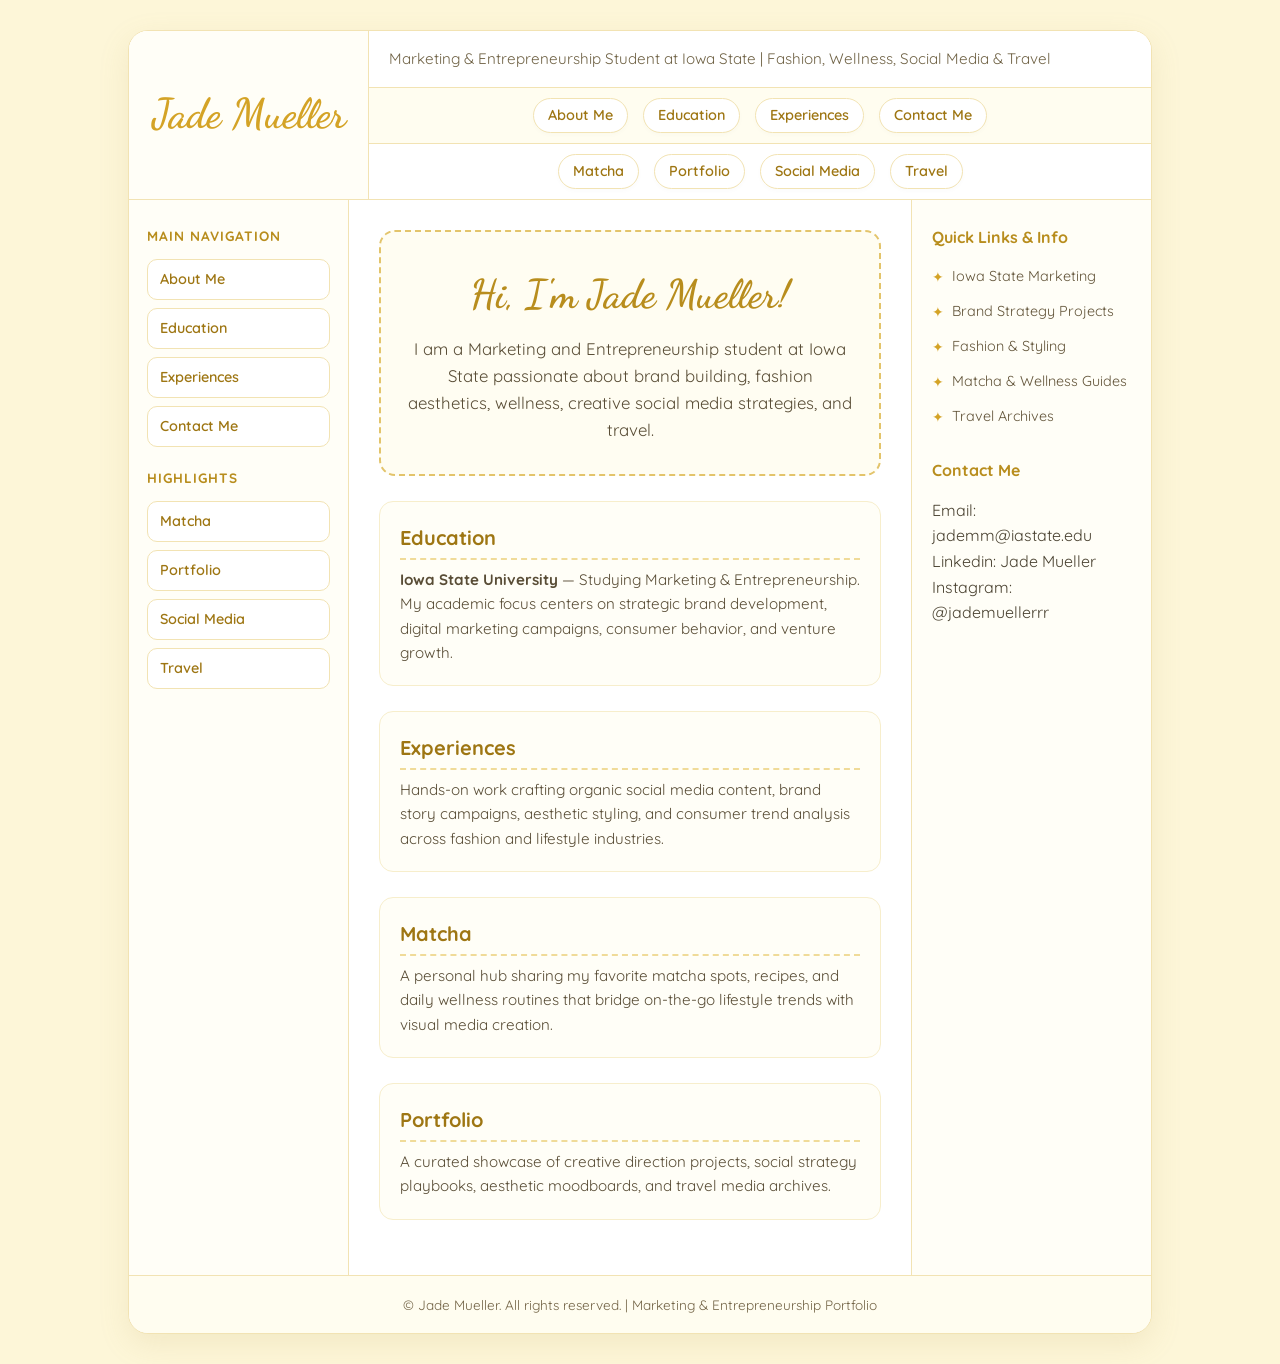
<file: index.html>
<!DOCTYPE html>
<html lang="en">
<head>
  <meta charset="UTF-8">
  <meta name="viewport" content="width=device-width, initial-scale=1.0">
  <title>Jade Mueller | Marketing & Entrepreneurship</title>
  <link rel="stylesheet" href="style.css">
</head>
<body>

  <div class="page-container">
    <!-- Header Grid Matching Diagram -->
    <header class="site-header">
      <div class="logo-area">
        <h1>Jade Mueller</h1>
      </div>
      <div class="header-top-right">
        <div class="banner-info">
          Marketing & Entrepreneurship Student at Iowa State | Fashion, Wellness, Social Media & Travel
        </div>
        <div class="nav-bar-primary" id="primary-nav">
          <!-- Injected by nav.js -->
        </div>
        <div class="nav-bar-secondary" id="secondary-nav">
          <!-- Injected by nav.js -->
        </div>
      </div>
    </header>

    <!-- Main 3-Column Grid -->
    <div class="main-wrapper">
      <!-- Left Sidebar Navigation -->
      <aside class="sidebar-left">
        <div class="sidebar-nav" id="sidebar-nav">
          <!-- Injected by nav.js -->
        </div>
      </aside>

      <!-- Center Main Content -->
      <main class="main-content">
        <!-- Hero Box at Top -->
        <div class="hero-box" id="about">
          <div class="hero-text-container">
            <h2>Hi, I'm Jade Mueller!</h2>
            <p>
              I am a Marketing and Entrepreneurship student at Iowa State passionate about brand building, fashion aesthetics, wellness, creative social media strategies, and travel.
            </p>
          </div>
        </div>

        <article class="content-body">
          <section id="education" class="content-section">
            <h3>Education</h3>
            <p><strong>Iowa State University</strong> — Studying Marketing & Entrepreneurship. My academic focus centers on strategic brand development, digital marketing campaigns, consumer behavior, and venture growth.</p>
          </section>

          <section id="experiences" class="content-section">
            <h3>Experiences</h3>
            <p>Hands-on work crafting organic social media content, brand story campaigns, aesthetic styling, and consumer trend analysis across fashion and lifestyle industries.</p>
          </section>

          <section id="matcha" class="content-section">
            <h3>Matcha</h3>
            <p>A personal hub sharing my favorite matcha spots, recipes, and daily wellness routines that bridge on-the-go lifestyle trends with visual media creation.</p>
          </section>

          <section id="portfolio" class="content-section">
            <h3>Portfolio</h3>
            <p>A curated showcase of creative direction projects, social strategy playbooks, aesthetic moodboards, and travel media archives.</p>
          </section>
        </article>
      </main>

      <!-- Right Sticky Sidebar -->
      <aside class="sidebar-right">
        <div class="sticky-content">
          <h3>Quick Links & Info</h3>
          <ul>
            <li>Iowa State Marketing</li>
            <li>Brand Strategy Projects</li>
            <li>Fashion & Styling</li>
            <li>Matcha & Wellness Guides</li>
            <li>Travel Archives</li>
          </ul>

          <h3 id="contact" style="margin-top: 30px;">Contact Me</h3>
          <ul> Email: jademm@iastate.edu
              Linkedin: Jade Mueller
              Instagram: @jademuellerrr

          </ul>
        </div>
      </aside>
    </div>

    <!-- Footer -->
    <footer class="site-footer">
      &copy; Jade Mueller. All rights reserved. | Marketing & Entrepreneurship Portfolio
    </footer>
  </div>

  <script src="nav.js"></script>
</body>
</html>
</file>
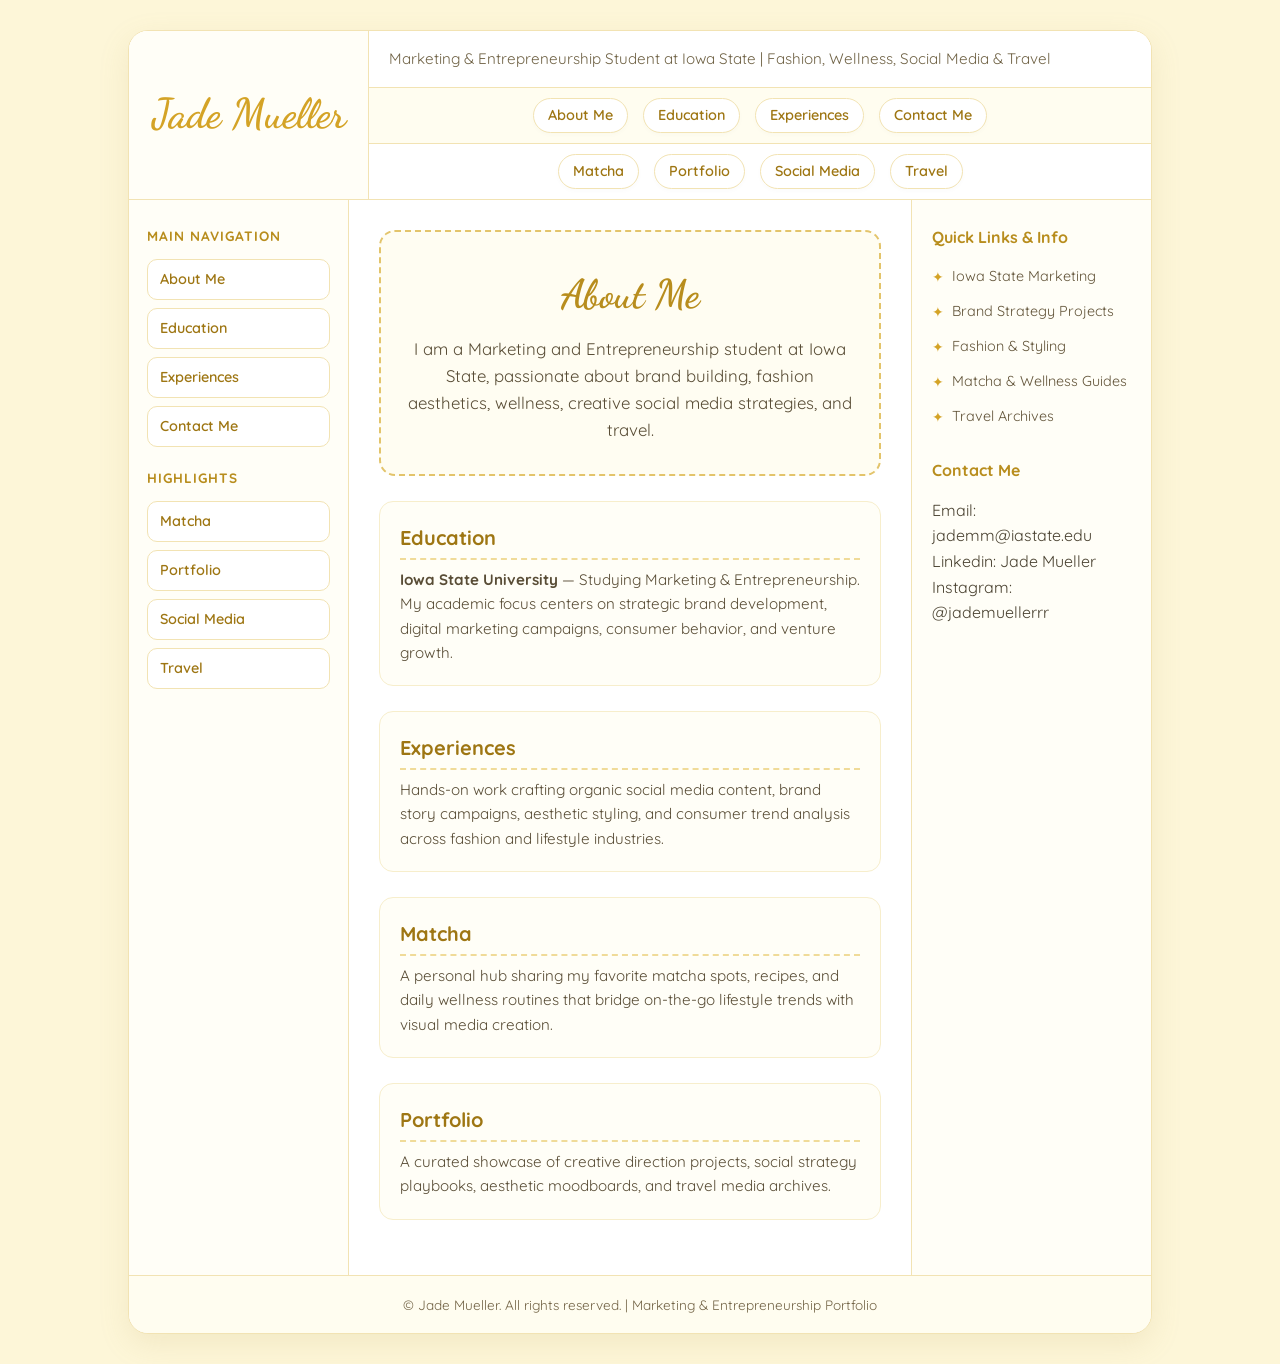
<file: about.html>
<!DOCTYPE html>
<html lang="en">
<head>
  <meta charset="UTF-8">
  <meta name="viewport" content="width=device-width, initial-scale=1.0">
  <title>Jade Mueller | Marketing & Entrepreneurship</title>
  <link rel="stylesheet" href="style.css">
</head>
<body>

  <div class="page-container">
    <!-- Header Grid Matching Diagram -->
    <header class="site-header">
      <div class="logo-area">
        <h1>Jade Mueller</h1>
      </div>
      <div class="header-top-right">
        <div class="banner-info">
          Marketing & Entrepreneurship Student at Iowa State | Fashion, Wellness, Social Media & Travel
        </div>
        <div class="nav-bar-primary" id="primary-nav">
          <!-- Injected by nav.js -->
        </div>
        <div class="nav-bar-secondary" id="secondary-nav">
          <!-- Injected by nav.js -->
        </div>
      </div>
    </header>

    <!-- Main 3-Column Grid -->
    <div class="main-wrapper">
      <!-- Left Sidebar Navigation -->
      <aside class="sidebar-left">
        <div class="sidebar-nav" id="sidebar-nav">
          <!-- Injected by nav.js -->
        </div>
      </aside>

      <!-- Center Main Content -->
      <main class="main-content">
        <!-- Hero Box at Top -->
        <div class="hero-box" id="about">
          <div class="hero-text-container">
            <h2>About Me </h2>
            <p>
              I am a Marketing and Entrepreneurship student at Iowa State, passionate about brand building, fashion aesthetics, wellness, creative social media strategies, and travel.
            </p>
          </div>
        </div>

        <article class="content-body">
          <section id="education" class="content-section">
            <h3>Education</h3>
            <p><strong>Iowa State University</strong> — Studying Marketing & Entrepreneurship. My academic focus centers on strategic brand development, digital marketing campaigns, consumer behavior, and venture growth.</p>
          </section>

          <section id="experiences" class="content-section">
            <h3>Experiences</h3>
            <p>Hands-on work crafting organic social media content, brand story campaigns, aesthetic styling, and consumer trend analysis across fashion and lifestyle industries.</p>
          </section>

          <section id="matcha" class="content-section">
            <h3>Matcha</h3>
            <p>A personal hub sharing my favorite matcha spots, recipes, and daily wellness routines that bridge on-the-go lifestyle trends with visual media creation.</p>
          </section>

          <section id="portfolio" class="content-section">
            <h3>Portfolio</h3>
            <p>A curated showcase of creative direction projects, social strategy playbooks, aesthetic moodboards, and travel media archives.</p>
          </section>
        </article>
      </main>

      <!-- Right Sticky Sidebar -->
      <aside class="sidebar-right">
        <div class="sticky-content">
          <h3>Quick Links & Info</h3>
          <ul>
            <li>Iowa State Marketing</li>
            <li>Brand Strategy Projects</li>
            <li>Fashion & Styling</li>
            <li>Matcha & Wellness Guides</li>
            <li>Travel Archives</li>
          </ul>

          <h3 id="contact" style="margin-top: 30px;">Contact Me</h3>
          <ul> Email: jademm@iastate.edu
              Linkedin: Jade Mueller
              Instagram: @jademuellerrr

          </ul>
        </div>
      </aside>
    </div>

    <!-- Footer -->
    <footer class="site-footer">
      &copy; Jade Mueller. All rights reserved. | Marketing & Entrepreneurship Portfolio
    </footer>
  </div>

  <script src="nav.js"></script>
</body>
</html>
</file>
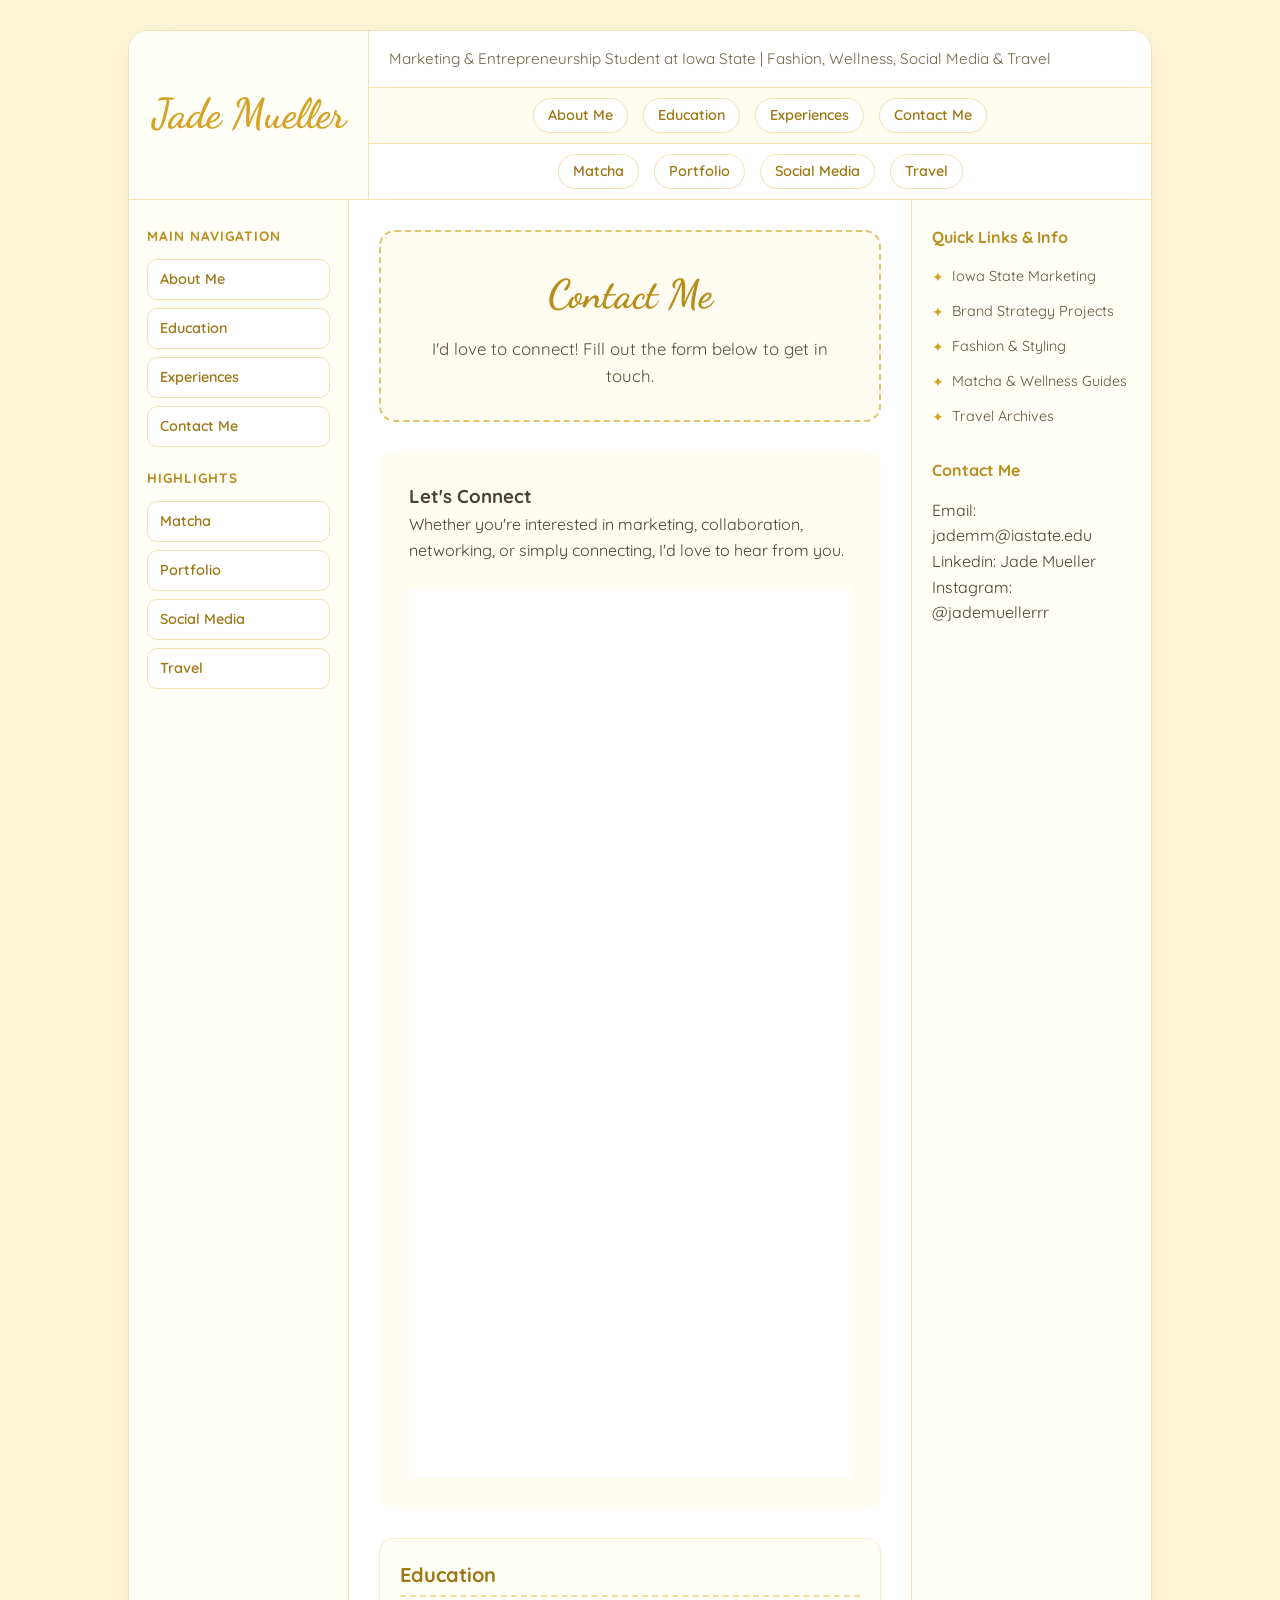
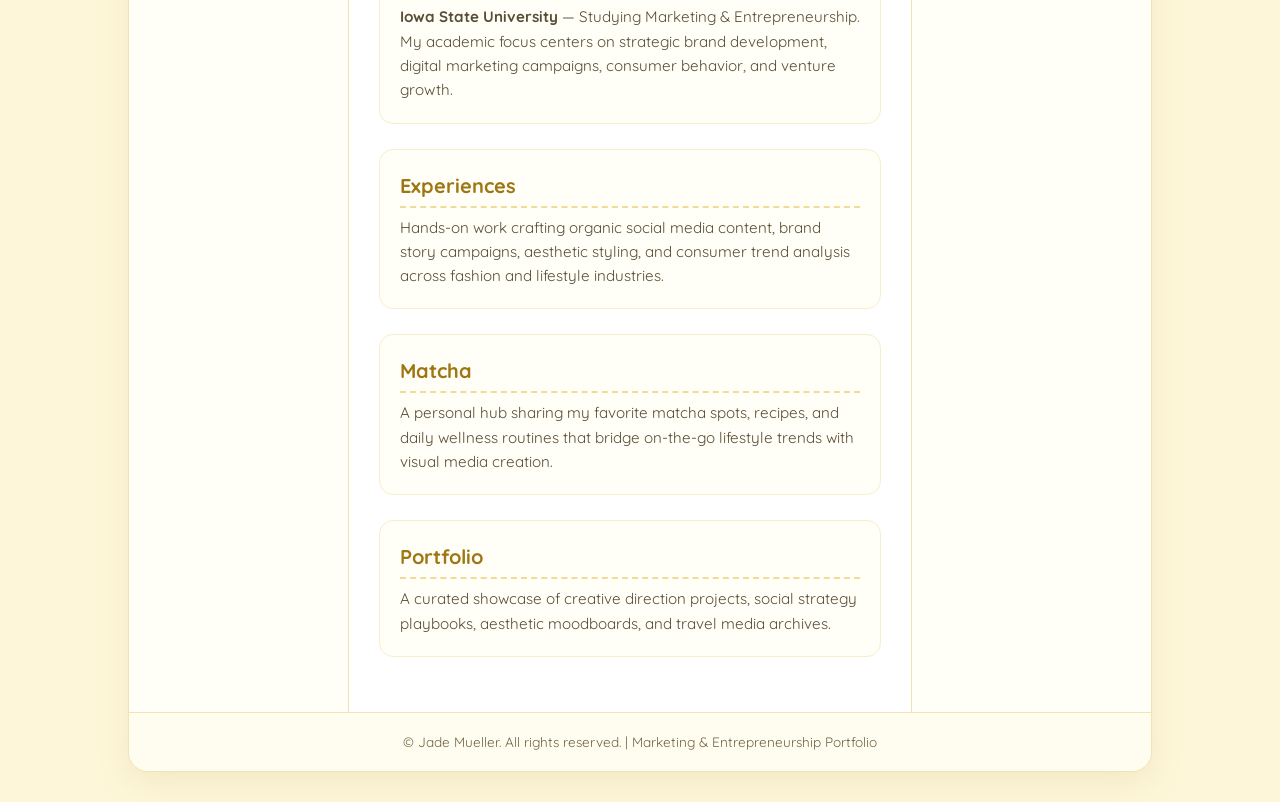
<file: contact.html>
<!DOCTYPE html>
<html lang="en">
<head>
  <meta charset="UTF-8">
  <meta name="viewport" content="width=device-width, initial-scale=1.0">
  <title>Jade Mueller | Marketing & Entrepreneurship</title>
  <link rel="stylesheet" href="style.css">
</head>
<body>

  <div class="page-container">
    <!-- Header Grid Matching Diagram -->
    <header class="site-header">
      <div class="logo-area">
        <h1>Jade Mueller</h1>
      </div>
      <div class="header-top-right">
        <div class="banner-info">
          Marketing & Entrepreneurship Student at Iowa State | Fashion, Wellness, Social Media & Travel
        </div>
        <div class="nav-bar-primary" id="primary-nav">
          <!-- Injected by nav.js -->
        </div>
        <div class="nav-bar-secondary" id="secondary-nav">
          <!-- Injected by nav.js -->
        </div>
      </div>
    </header>

    <!-- Main 3-Column Grid -->
    <div class="main-wrapper">
      <!-- Left Sidebar Navigation -->
      <aside class="sidebar-left">
        <div class="sidebar-nav" id="sidebar-nav">
          <!-- Injected by nav.js -->
        </div>
      </aside>

      <!-- Center Main Content -->
      <main class="main-content">
        <!-- Hero Box at Top -->
        <div class="hero-box" id="about">
  <div class="hero-text-container">
    <h2>Contact Me</h2>
    <p>
      I'd love to connect! Fill out the form below to get in touch.
    </p>
  </div>
</div>

<section class="contact-form-section">
  <h3>Let's Connect</h3>
  <p>
    Whether you're interested in marketing, collaboration, networking,
    or simply connecting, I'd love to hear from you.
  </p>

  <iframe
    src="https://docs.google.com/forms/d/e/1FAIpQLSdEzUg-GS4c6dJevZ-PvkJOmmN6dSVuXEvQnjKIv4V_PFaVqQ/viewform?embedded=true"
    width="100%"
    height="890"
    frameborder="0"
    marginheight="0"
    marginwidth="0">
    Loading…
  </iframe>
</section>

        <article class="content-body">
          <section id="education" class="content-section">
            <h3>Education</h3>
            <p><strong>Iowa State University</strong> — Studying Marketing & Entrepreneurship. My academic focus centers on strategic brand development, digital marketing campaigns, consumer behavior, and venture growth.</p>
          </section>

          <section id="experiences" class="content-section">
            <h3>Experiences</h3>
            <p>Hands-on work crafting organic social media content, brand story campaigns, aesthetic styling, and consumer trend analysis across fashion and lifestyle industries.</p>
          </section>

          <section id="matcha" class="content-section">
            <h3>Matcha</h3>
            <p>A personal hub sharing my favorite matcha spots, recipes, and daily wellness routines that bridge on-the-go lifestyle trends with visual media creation.</p>
          </section>

          <section id="portfolio" class="content-section">
            <h3>Portfolio</h3>
            <p>A curated showcase of creative direction projects, social strategy playbooks, aesthetic moodboards, and travel media archives.</p>
          </section>
        </article>
      </main>

      <!-- Right Sticky Sidebar -->
      <aside class="sidebar-right">
        <div class="sticky-content">
          <h3>Quick Links & Info</h3>
          <ul>
            <li>Iowa State Marketing</li>
            <li>Brand Strategy Projects</li>
            <li>Fashion & Styling</li>
            <li>Matcha & Wellness Guides</li>
            <li>Travel Archives</li>
          </ul>

          <h3 id="contact" style="margin-top: 30px;">Contact Me</h3>
          <ul> Email: jademm@iastate.edu
              Linkedin: Jade Mueller
              Instagram: @jademuellerrr

          </ul>
        </div>
      </aside>
    </div>

    <!-- Footer -->
    <footer class="site-footer">
      &copy; Jade Mueller. All rights reserved. | Marketing & Entrepreneurship Portfolio
    </footer>
  </div>

  <script src="nav.js"></script>
</body>
</html>
</file>
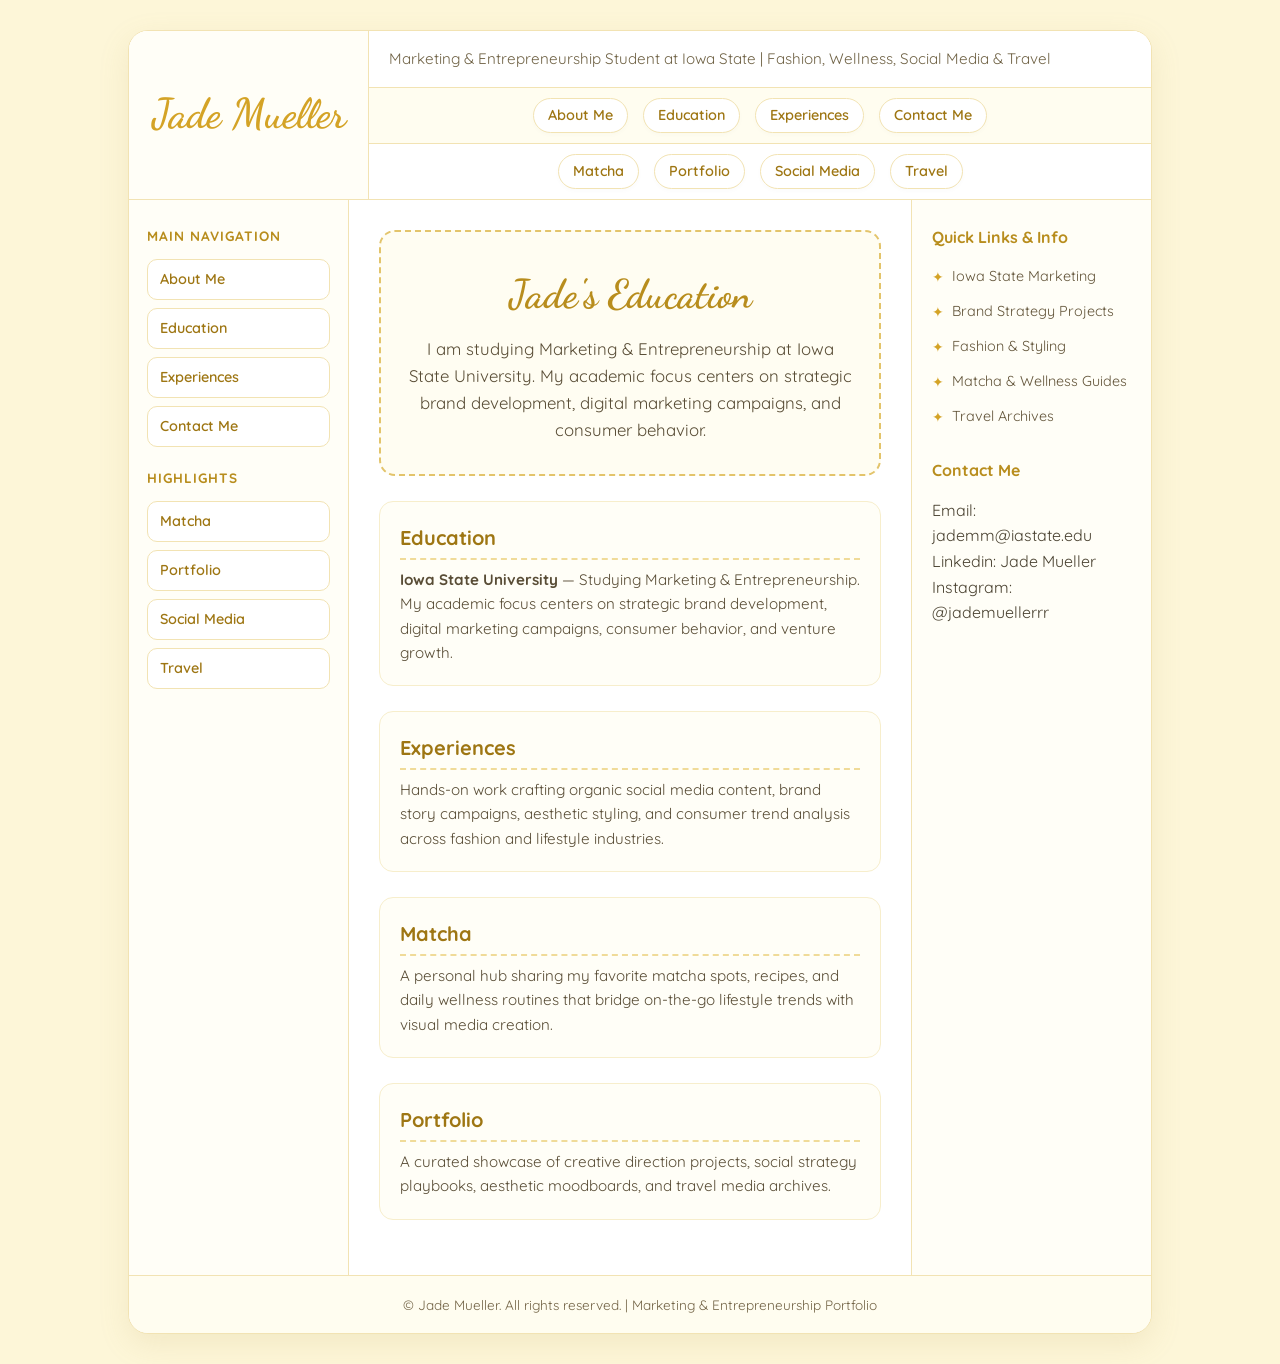
<file: education.html>
<!DOCTYPE html>
<html lang="en">
<head>
  <meta charset="UTF-8">
  <meta name="viewport" content="width=device-width, initial-scale=1.0">
  <title>Jade Mueller | Marketing & Entrepreneurship</title>
  <link rel="stylesheet" href="style.css">
</head>
<body>

  <div class="page-container">
    <!-- Header Grid Matching Diagram -->
    <header class="site-header">
      <div class="logo-area">
        <h1>Jade Mueller</h1>
      </div>
      <div class="header-top-right">
        <div class="banner-info">
          Marketing & Entrepreneurship Student at Iowa State | Fashion, Wellness, Social Media & Travel
        </div>
        <div class="nav-bar-primary" id="primary-nav">
          <!-- Injected by nav.js -->
        </div>
        <div class="nav-bar-secondary" id="secondary-nav">
          <!-- Injected by nav.js -->
        </div>
      </div>
    </header>

    <!-- Main 3-Column Grid -->
    <div class="main-wrapper">
      <!-- Left Sidebar Navigation -->
      <aside class="sidebar-left">
        <div class="sidebar-nav" id="sidebar-nav">
          <!-- Injected by nav.js -->
        </div>
      </aside>

      <!-- Center Main Content -->
      <main class="main-content">
        <!-- Hero Box at Top -->
        <div class="hero-box" id="about">
          <div class="hero-text-container">
            <h2>Jade's Education</h2>
            <p>
              I am studying Marketing & Entrepreneurship at Iowa State University. My academic focus centers on strategic brand development, digital marketing campaigns, and consumer behavior.
          </div>
        </div>

        <article class="content-body">
          <section id="education" class="content-section">
            <h3>Education</h3>
            <p><strong>Iowa State University</strong> — Studying Marketing & Entrepreneurship. My academic focus centers on strategic brand development, digital marketing campaigns, consumer behavior, and venture growth.</p>
          </section>

          <section id="experiences" class="content-section">
            <h3>Experiences</h3>
            <p>Hands-on work crafting organic social media content, brand story campaigns, aesthetic styling, and consumer trend analysis across fashion and lifestyle industries.</p>
          </section>

          <section id="matcha" class="content-section">
            <h3>Matcha</h3>
            <p>A personal hub sharing my favorite matcha spots, recipes, and daily wellness routines that bridge on-the-go lifestyle trends with visual media creation.</p>
          </section>

          <section id="portfolio" class="content-section">
            <h3>Portfolio</h3>
            <p>A curated showcase of creative direction projects, social strategy playbooks, aesthetic moodboards, and travel media archives.</p>
          </section>
        </article>
      </main>

      <!-- Right Sticky Sidebar -->
      <aside class="sidebar-right">
        <div class="sticky-content">
          <h3>Quick Links & Info</h3>
          <ul>
            <li>Iowa State Marketing</li>
            <li>Brand Strategy Projects</li>
            <li>Fashion & Styling</li>
            <li>Matcha & Wellness Guides</li>
            <li>Travel Archives</li>
          </ul>

          <h3 id="contact" style="margin-top: 30px;">Contact Me</h3>
          <ul> Email: jademm@iastate.edu
              Linkedin: Jade Mueller
              Instagram: @jademuellerrr

          </ul>
        </div>
      </aside>
    </div>

    <!-- Footer -->
    <footer class="site-footer">
      &copy; Jade Mueller. All rights reserved. | Marketing & Entrepreneurship Portfolio
    </footer>
  </div>

  <script src="nav.js"></script>
</body>
</html>
</file>
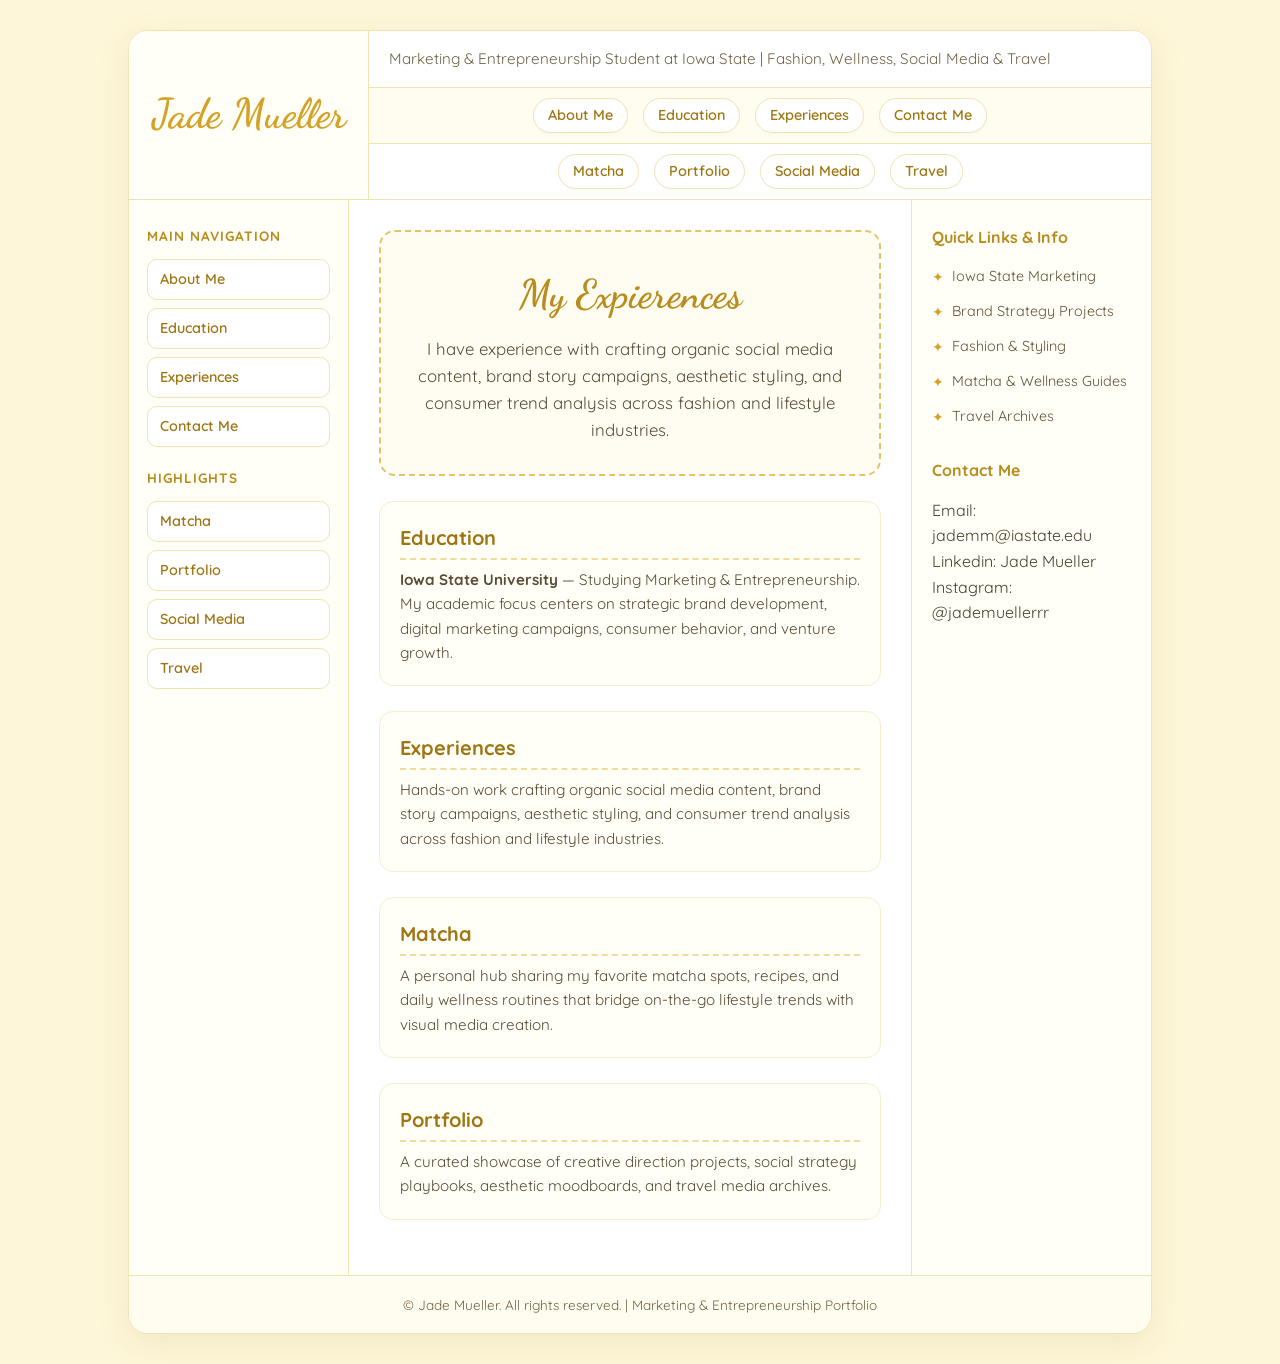
<file: experiences.html>
<!DOCTYPE html>
<html lang="en">
<head>
  <meta charset="UTF-8">
  <meta name="viewport" content="width=device-width, initial-scale=1.0">
  <title>Jade Mueller | Marketing & Entrepreneurship</title>
  <link rel="stylesheet" href="style.css">
</head>
<body>

  <div class="page-container">
    <!-- Header Grid Matching Diagram -->
    <header class="site-header">
      <div class="logo-area">
        <h1>Jade Mueller</h1>
      </div>
      <div class="header-top-right">
        <div class="banner-info">
          Marketing & Entrepreneurship Student at Iowa State | Fashion, Wellness, Social Media & Travel
        </div>
        <div class="nav-bar-primary" id="primary-nav">
          <!-- Injected by nav.js -->
        </div>
        <div class="nav-bar-secondary" id="secondary-nav">
          <!-- Injected by nav.js -->
        </div>
      </div>
    </header>

    <!-- Main 3-Column Grid -->
    <div class="main-wrapper">
      <!-- Left Sidebar Navigation -->
      <aside class="sidebar-left">
        <div class="sidebar-nav" id="sidebar-nav">
          <!-- Injected by nav.js -->
        </div>
      </aside>

      <!-- Center Main Content -->
      <main class="main-content">
        <!-- Hero Box at Top -->
        <div class="hero-box" id="about">
          <div class="hero-text-container">
            <h2>My Expierences</h2>
            <p>
              I have experience with crafting organic social media content, brand story campaigns, aesthetic styling, and consumer trend analysis across fashion and lifestyle industries.
            </p>
          </div>
        </div>

        <article class="content-body">
          <section id="education" class="content-section">
            <h3>Education</h3>
            <p><strong>Iowa State University</strong> — Studying Marketing & Entrepreneurship. My academic focus centers on strategic brand development, digital marketing campaigns, consumer behavior, and venture growth.</p>
          </section>

          <section id="experiences" class="content-section">
            <h3>Experiences</h3>
            <p>Hands-on work crafting organic social media content, brand story campaigns, aesthetic styling, and consumer trend analysis across fashion and lifestyle industries.</p>
          </section>

          <section id="matcha" class="content-section">
            <h3>Matcha</h3>
            <p>A personal hub sharing my favorite matcha spots, recipes, and daily wellness routines that bridge on-the-go lifestyle trends with visual media creation.</p>
          </section>

          <section id="portfolio" class="content-section">
            <h3>Portfolio</h3>
            <p>A curated showcase of creative direction projects, social strategy playbooks, aesthetic moodboards, and travel media archives.</p>
          </section>
        </article>
      </main>

      <!-- Right Sticky Sidebar -->
      <aside class="sidebar-right">
        <div class="sticky-content">
          <h3>Quick Links & Info</h3>
          <ul>
            <li>Iowa State Marketing</li>
            <li>Brand Strategy Projects</li>
            <li>Fashion & Styling</li>
            <li>Matcha & Wellness Guides</li>
            <li>Travel Archives</li>
          </ul>

          <h3 id="contact" style="margin-top: 30px;">Contact Me</h3>
         <ul> Email: jademm@iastate.edu
              Linkedin: Jade Mueller
              Instagram: @jademuellerrr

          </ul>
        </div>
      </aside>
    </div>

    <!-- Footer -->
    <footer class="site-footer">
      &copy; Jade Mueller. All rights reserved. | Marketing & Entrepreneurship Portfolio
    </footer>
  </div>

  <script src="nav.js"></script>
</body>
</html>
</file>
<file: style.css>
/* Import Google Fonts: Dancing Script for cursive name, Quicksand for cute lettering */
@import url('https://fonts.googleapis.com/css2?family=Dancing+Script:wght@600;700&family=Quicksand:wght@500;600;700&display=swap');

* {
  box-sizing: border-box;
  margin: 0;
  padding: 0;
}

body {
  font-family: 'Quicksand', sans-serif;
  background-color: #fdf6d8; /* Soft Butter Yellow Outer Background */
  color: #4a4231;
  line-height: 1.6;
  display: flex;
  justify-content: center;
  min-height: 100vh;
}

/* Page Container: Keeps 10% margins on left and right */
.page-container {
  width: 80%; /* 10% side margins */
  margin: 30px auto;
  background-color: #ffffff; /* Clean White Main Box */
  border-radius: 20px;
  box-shadow: 0 10px 30px rgba(180, 160, 90, 0.15);
  border: 1px solid #f2e3b3;
  display: flex;
  flex-direction: column;
  overflow: hidden;
}

/* Header Grid Matching Wireframe */
.site-header {
  display: grid;
  grid-template-columns: 240px 1fr;
  border-bottom: 1px solid #f2e3b3;
  background-color: #ffffff;
}

.logo-area {
  border-right: 1px solid #f2e3b3;
  padding: 25px 20px;
  display: flex;
  align-items: center;
  justify-content: center;
  text-align: center;
  background-color: #fffef7;
}

.logo-area h1 {
  font-family: 'Dancing Script', cursive; /* Cursive script for name */
  font-size: 2.6rem;
  color: #d4a326; /* Warm golden-yellow cursive tone */
  line-height: 1.1;
}

.header-top-right {
  display: flex;
  flex-direction: column;
}

.banner-info {
  padding: 16px 20px;
  border-bottom: 1px solid #f2e3b3;
  flex-grow: 1;
  font-size: 0.95rem;
  color: #706346;
  background-color: #ffffff;
  display: flex;
  align-items: center;
}

/* Dual Top Navigation Bars */
.nav-bar-primary {
  border-bottom: 1px solid #f2e3b3;
  padding: 10px 20px;
  background-color: #fffdf0;
}

.nav-bar-secondary {
  padding: 10px 20px;
  background-color: #ffffff;
}

.nav-bar-primary nav,
.nav-bar-secondary nav {
  display: flex;
  justify-content: center;
  align-items: center;
  gap: 15px;
  flex-wrap: wrap;
}

a {
  color: #9e7613;
  text-decoration: none;
  font-weight: 600;
  transition: all 0.25s ease;
}

.nav-bar-primary a,
.nav-bar-secondary a {
  padding: 5px 14px;
  border-radius: 20px;
  font-size: 0.9rem;
  background-color: #ffffff;
  border: 1px solid #f2e3b3;
  box-shadow: 0 2px 5px rgba(0,0,0,0.02);
}

.nav-bar-primary a:hover,
.nav-bar-secondary a:hover {
  background-color: #f7e7a8;
  color: #4a3e10;
  border-color: #d4a326;
}

/* 3-Column Body Grid Layout */
.main-wrapper {
  display: grid;
  grid-template-columns: 220px 1fr 240px;
  flex-grow: 1;
}

/* Left Sidebar Navigation */
.sidebar-left {
  border-right: 1px solid #f2e3b3;
  padding: 25px 18px;
  background-color: #fffef7;
}

.sidebar-nav {
  display: flex;
  flex-direction: column;
  gap: 20px;
}

.sidebar-nav .nav-section {
  display: flex;
  flex-direction: column;
  gap: 8px;
}

.sidebar-nav h3 {
  font-size: 0.85rem;
  text-transform: uppercase;
  letter-spacing: 1px;
  color: #b88d1d;
  margin-bottom: 4px;
}

.sidebar-nav a {
  display: block;
  padding: 8px 12px;
  border-radius: 10px;
  font-size: 0.9rem;
  background-color: #ffffff;
  border: 1px solid #f2e3b3;
}

.sidebar-nav a:hover {
  background-color: #fffdf0;
  color: #7a5c0d;
  border-color: #e3c46b;
  transform: translateX(3px);
}

/* Center Content Area */
.main-content {
  padding: 30px;
  background-color: #ffffff;
}

/* Hero Box at Top (Text only, no photo) */
.hero-box {
  border: 2px dashed #e3c46b;
  background-color: #fffdf2;
  border-radius: 16px;
  padding: 30px 25px;
  margin-bottom: 25px;
  text-align: center;
}

.hero-text-container h2 {
  font-family: 'Dancing Script', cursive;
  font-size: 2.5rem;
  color: #b88d1d;
  margin-bottom: 10px;
}

.hero-text-container p {
  font-size: 1.05rem;
  color: #594d36;
  max-width: 650px;
  margin: 0 auto;
}

/* Non-repetitive Content Sections */
.content-section {
  margin-bottom: 25px;
  padding: 20px;
  border-radius: 14px;
  background-color: #fffef7;
  border: 1px solid #f7eecc;
}

.content-section h3 {
  font-size: 1.25rem;
  color: #9e7613;
  margin-bottom: 8px;
  border-bottom: 2px dashed #f0db99;
  padding-bottom: 4px;
}

.content-section p {
  color: #594d36;
  font-size: 0.95rem;
}

/* Right Sidebar Sticky Content */
.sidebar-right {
  border-left: 1px solid #f2e3b3;
  padding: 25px 20px;
  background-color: #fffef7;
}

.sticky-content {
  position: sticky;
  top: 25px;
}

.sticky-content h3 {
  font-size: 1rem;
  color: #b88d1d;
  margin-bottom: 14px;
}

.sticky-content ul {
  list-style-type: none;
  padding-left: 0;
}

.sticky-content li {
  margin-bottom: 12px;
  padding-left: 20px;
  position: relative;
  font-size: 0.9rem;
  color: #63553a;
}

.sticky-content li::before {
  content: "✦";
  color: #d4a326;
  font-size: 0.85rem;
  position: absolute;
  left: 0;
  top: 1px;
}

/* Footer */
.site-footer {
  border-top: 1px solid #f2e3b3;
  padding: 18px 20px;
  text-align: center;
  font-size: 0.85rem;
  color: #736446;
  background-color: #fffdf0;
}

/* Responsive adjust for smaller screens */
@media (max-width: 900px) {
  .page-container {
    width: 94%;
  }

  .site-header {
    grid-template-columns: 1fr;
  }

  .logo-area {
    border-right: none;
    border-bottom: 1px solid #f2e3b3;
  }

  .main-wrapper {
    grid-template-columns: 1fr;
  }

  .sidebar-left, .sidebar-right {
    border-left: none;
    border-right: none;
    border-bottom: 1px solid #f2e3b3;
  }
}
.contact-form-section {
  background:#fffdf2;
  padding: 30px;
  margin: 30px 0;
  border-radius: 12px;
}

.contact-form-section h3 {
  margin-top: 0;
}

.contact-form-section p {
  line-height: 1.6;
  margin-bottom: 25px;
}

.contact-form-section iframe {
  display: block;
  width: 100%;
  max-width: 700px;
  margin: 0 auto;
  border: none;
  background: white;
}
</file>
